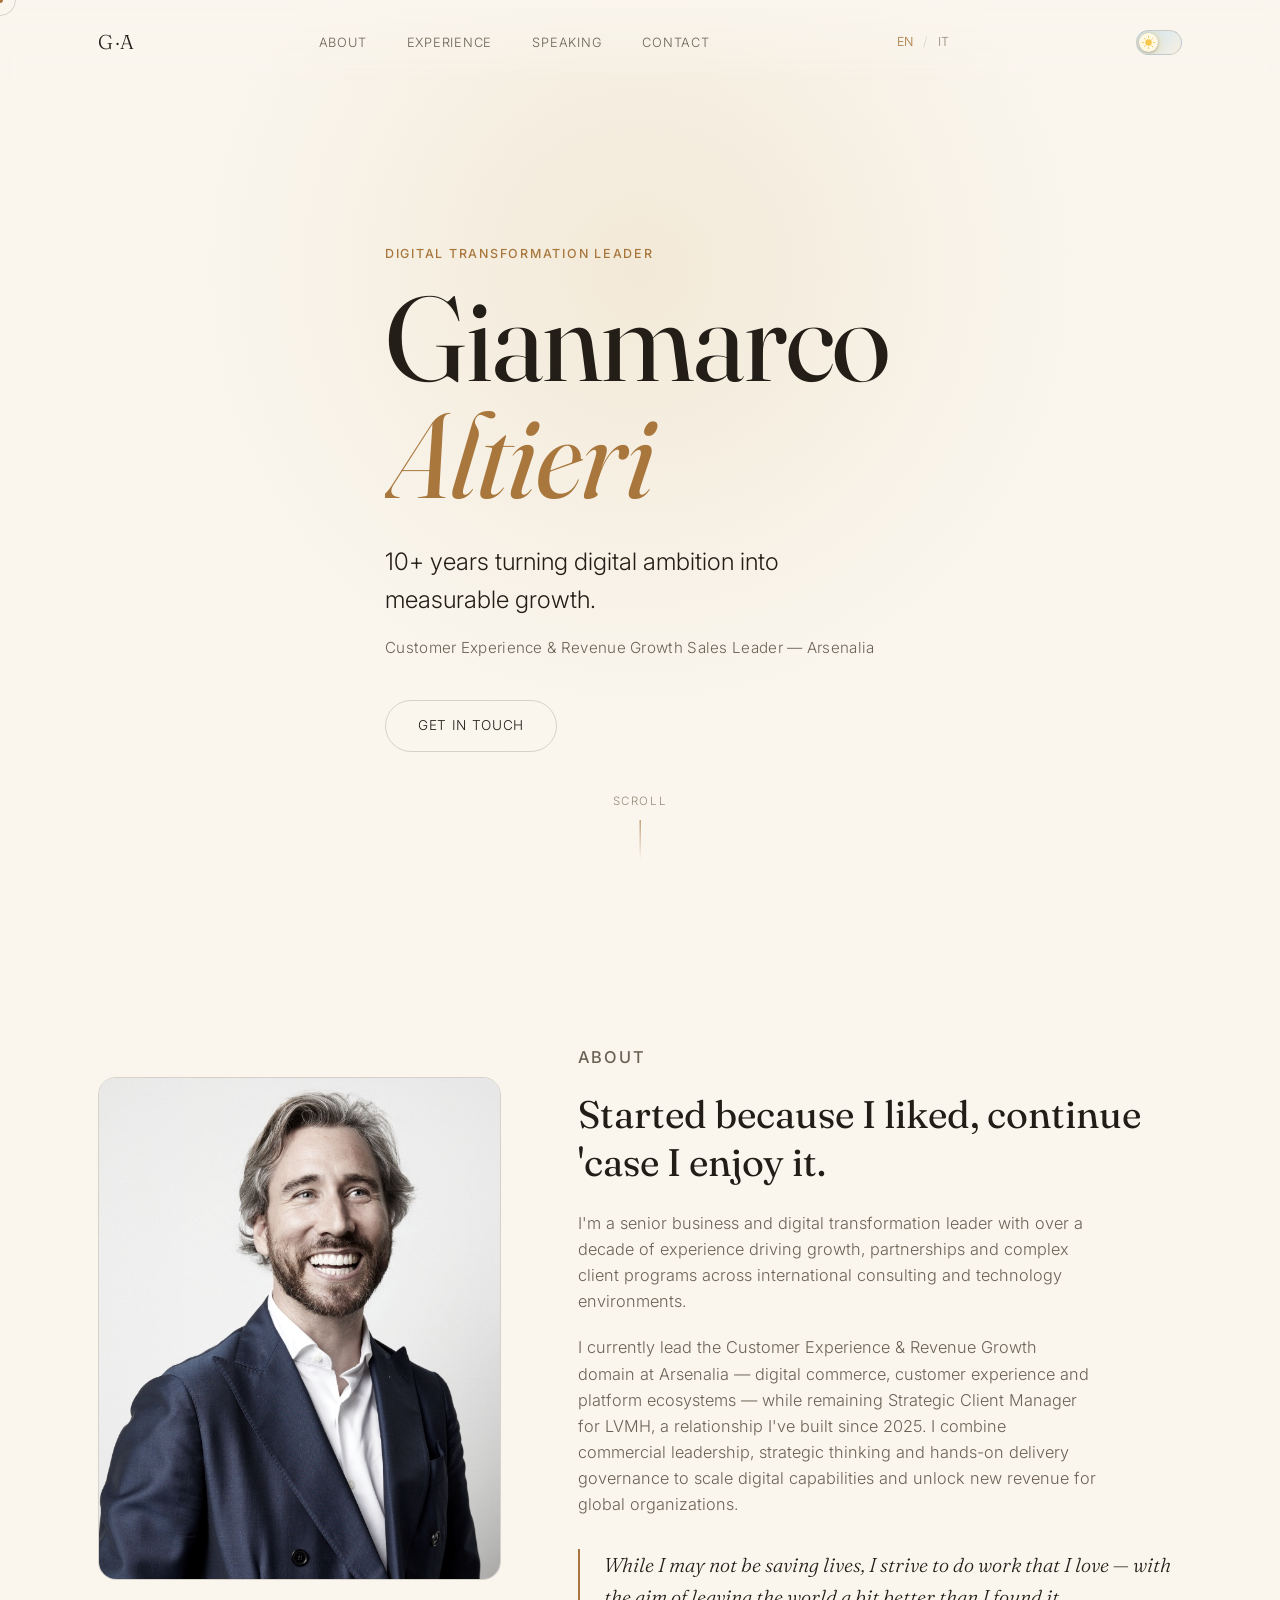
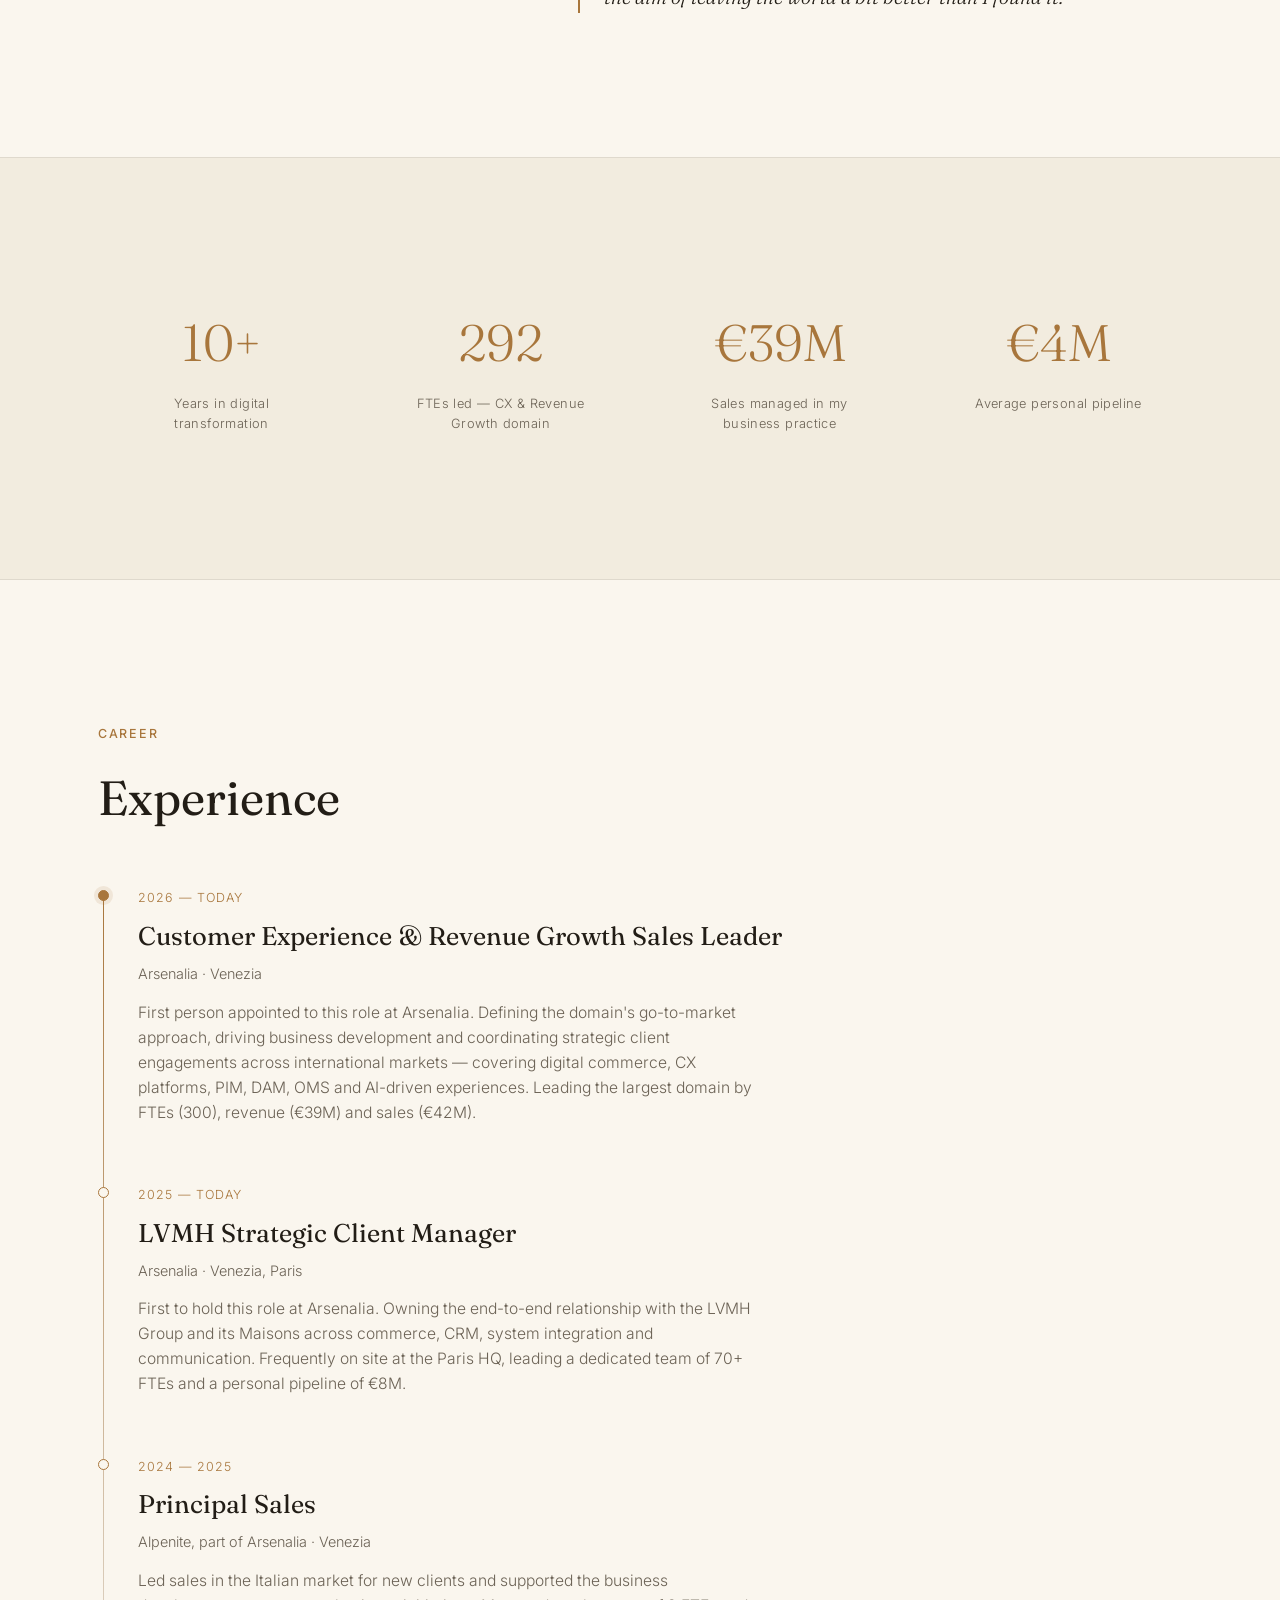
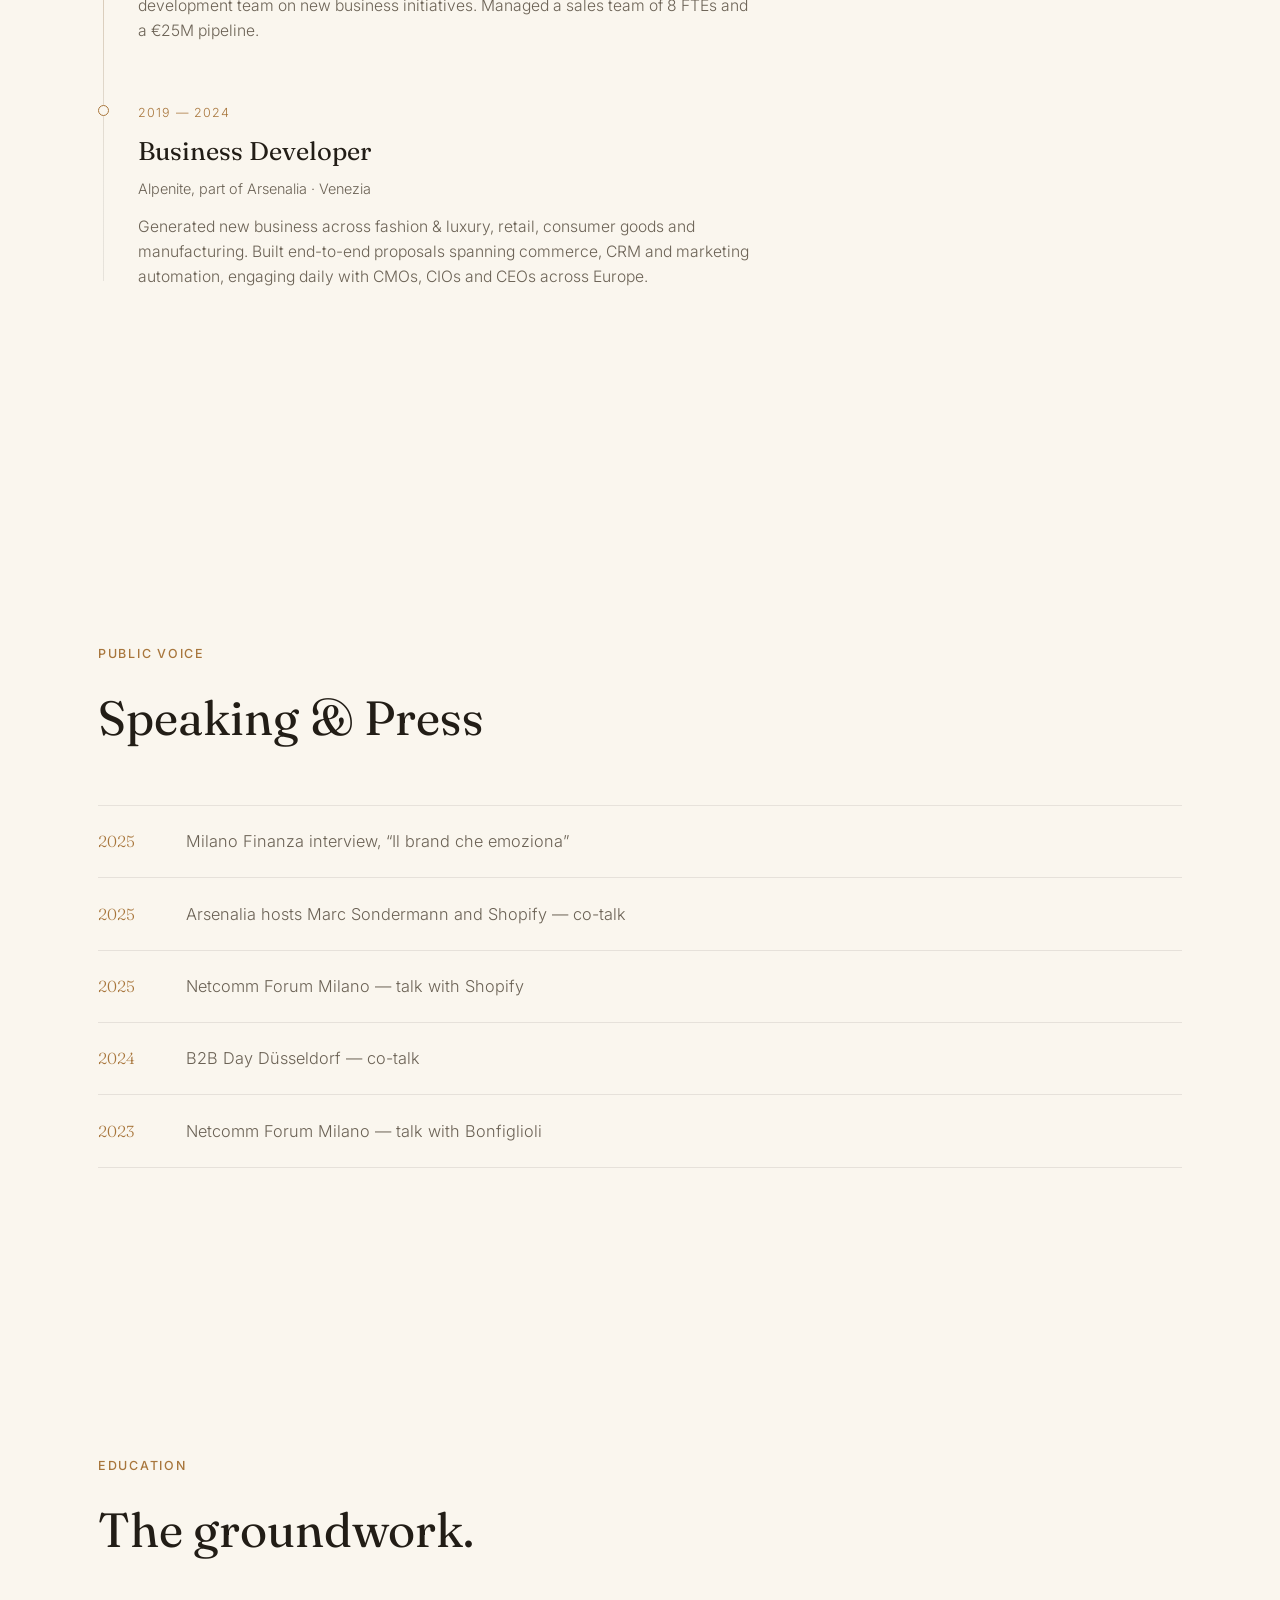
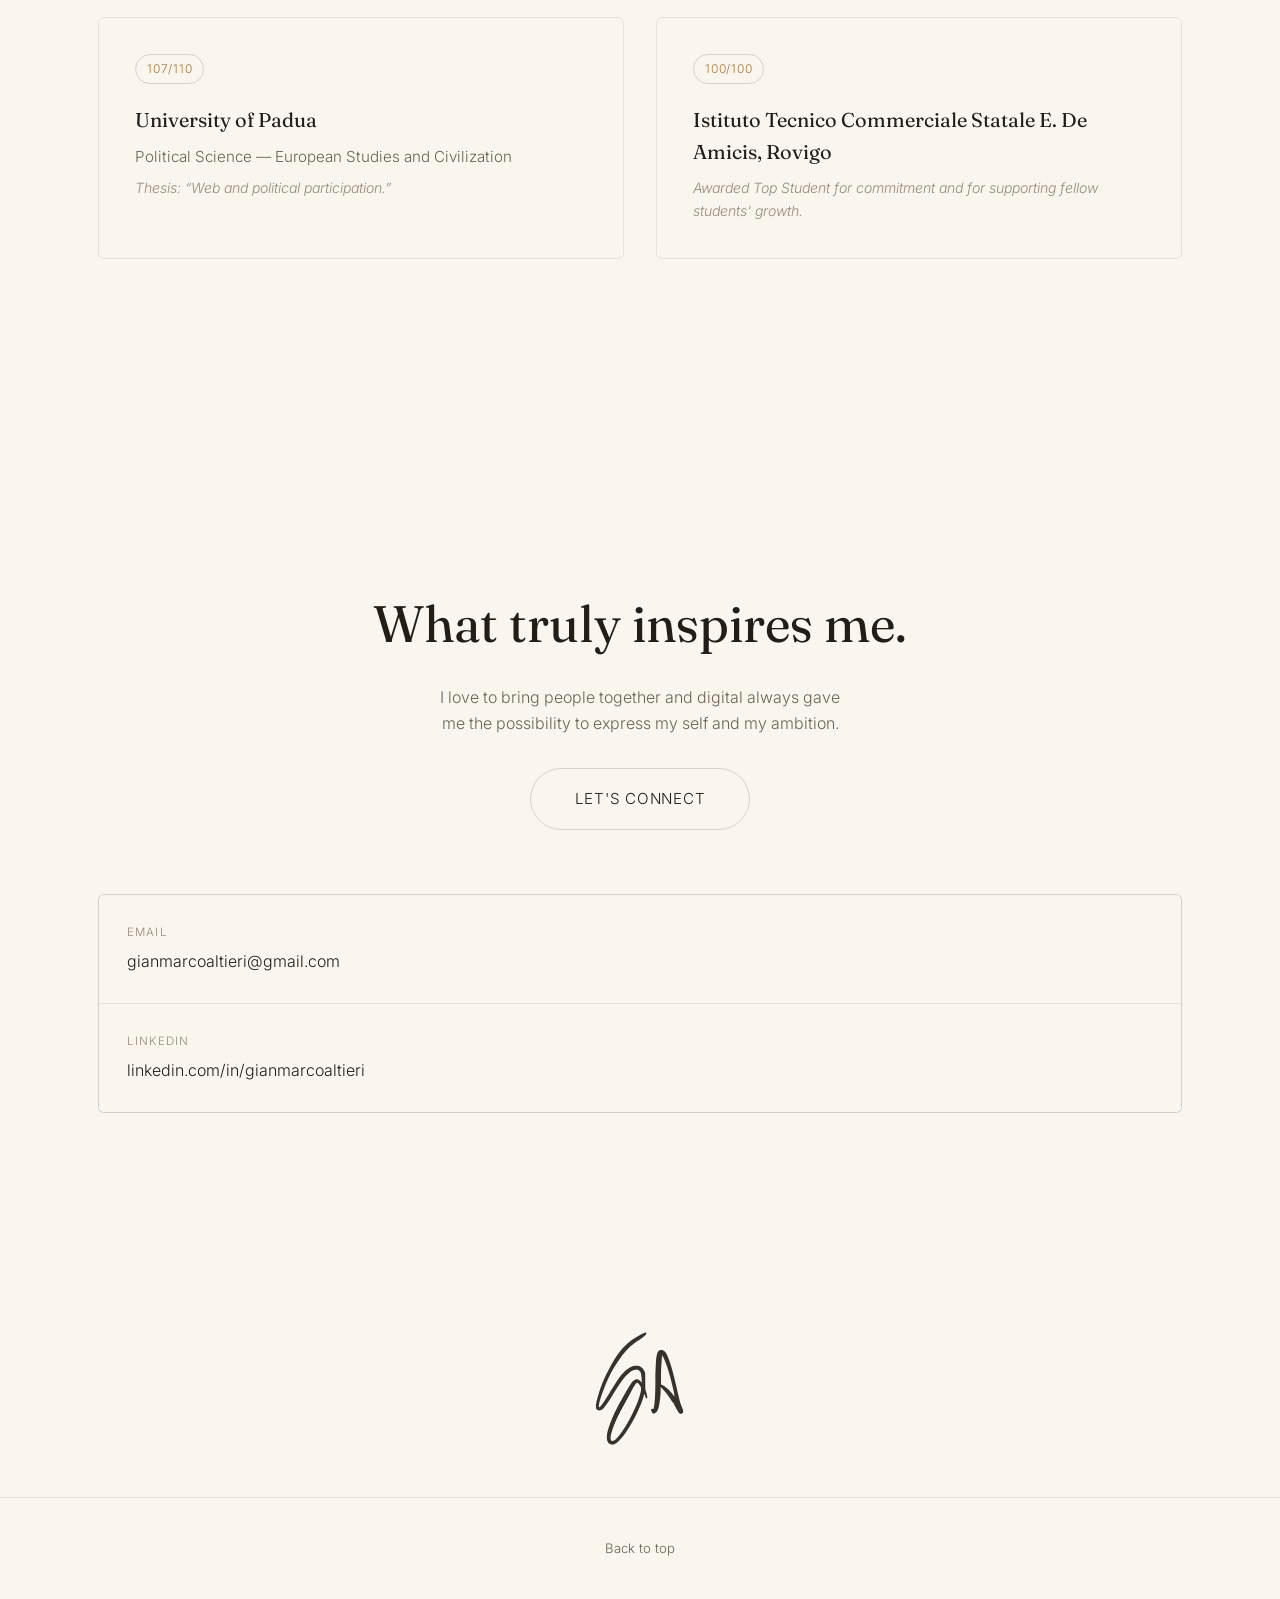
<file: index.html>
<!doctype html>
<html lang="en">
<head>
<meta charset="UTF-8">
<meta name="viewport" content="width=device-width, initial-scale=1.0">
<title>Gianmarco Altieri — Digital Transformation Leader</title>
<meta name="description" content="Gianmarco Altieri — Senior business and digital transformation leader. Customer Experience & Revenue Growth Sales Leader at Arsenalia, Strategic Client Manager for LVMH.">
<link rel="canonical" href="https://gianmarcoaltieri.com/">
<meta name="robots" content="index, follow">

<meta property="og:type" content="website">
<meta property="og:site_name" content="Gianmarco Altieri">
<meta property="og:url" content="https://gianmarcoaltieri.com/">
<meta property="og:title" content="Gianmarco Altieri — Digital Transformation Leader">
<meta property="og:description" content="Senior business and digital transformation leader. Customer Experience & Revenue Growth Sales Leader at Arsenalia, Strategic Client Manager for LVMH.">
<meta property="og:image" content="https://gianmarcoaltieri.com/assets/img/portrait.jpg">
<meta property="og:locale" content="en_US">
<meta property="og:locale:alternate" content="it_IT">

<meta name="twitter:card" content="summary_large_image">
<meta name="twitter:title" content="Gianmarco Altieri — Digital Transformation Leader">
<meta name="twitter:description" content="Senior business and digital transformation leader. Customer Experience & Revenue Growth Sales Leader at Arsenalia, Strategic Client Manager for LVMH.">
<meta name="twitter:image" content="https://gianmarcoaltieri.com/assets/img/portrait.jpg">

<meta name="theme-color" content="#0c0b0a" media="(prefers-color-scheme: dark)">
<meta name="theme-color" content="#faf6ee" media="(prefers-color-scheme: light)">

<script type="application/ld+json">
{
  "@context": "https://schema.org",
  "@type": "Person",
  "name": "Gianmarco Altieri",
  "url": "https://gianmarcoaltieri.com/",
  "image": "https://gianmarcoaltieri.com/assets/img/portrait.jpg",
  "jobTitle": "Customer Experience & Revenue Growth Sales Leader",
  "worksFor": { "@type": "Organization", "name": "Arsenalia" },
  "address": { "@type": "PostalAddress", "addressLocality": "Rovigo", "addressCountry": "IT" },
  "sameAs": ["https://www.linkedin.com/in/gianmarcoaltieri/"]
}
</script>

<link rel="icon" href="assets/img/favicon.svg" type="image/svg+xml">
<link rel="preconnect" href="https://fonts.googleapis.com">
<link rel="preconnect" href="https://fonts.gstatic.com" crossorigin>
<link href="https://fonts.googleapis.com/css2?family=Fraunces:ital,opsz,wght@0,9..144,300;0,9..144,400;0,9..144,500;0,9..144,600;1,9..144,400;1,9..144,500&family=Inter:wght@300;400;500;600&display=swap" rel="stylesheet">
<link rel="stylesheet" href="assets/css/style.css">
<script>
  (function () {
    var saved = null;
    try { saved = localStorage.getItem("ga_theme"); } catch (e) {}
    // No saved choice: follow the visitor's local clock (light 07:00-19:00, dark otherwise).
    var hour = new Date().getHours();
    var theme = saved || (hour >= 7 && hour < 19 ? "light" : "dark");
    document.documentElement.setAttribute("data-theme", theme);
    // Browser UI tint follows the chosen theme, not the OS setting.
    document.querySelectorAll('meta[name="theme-color"]').forEach(function (m) { m.remove(); });
    var meta = document.createElement("meta");
    meta.name = "theme-color";
    meta.content = theme === "light" ? "#faf6ee" : "#0c0b0a";
    document.head.appendChild(meta);
  })();
</script>
</head>
<body>

<div id="grain"></div>
<div id="cursor-dot"></div>
<div id="cursor-ring"></div>

<div id="progress-bar"></div>

<header id="site-header">
  <nav class="nav container">
    <a href="#top" class="logo">G·A</a>
    <ul class="nav-links">
      <li><a href="#about" data-i18n="nav.about">About</a></li>
      <li><a href="#experience" data-i18n="nav.experience">Experience</a></li>
      <li><a href="#speaking" data-i18n="nav.speaking">Speaking</a></li>
      <li><a href="#contact" data-i18n="nav.contact">Contact</a></li>
    </ul>
    <div class="lang-switch" role="group" aria-label="Language switch">
      <button type="button" class="lang-btn" data-lang="en">EN</button>
      <span class="lang-sep">/</span>
      <button type="button" class="lang-btn" data-lang="it">IT</button>
    </div>
    <button id="theme-toggle" class="theme-toggle" type="button" aria-label="Toggle color theme" aria-pressed="false">
      <span class="theme-track">
        <span class="theme-stars">
          <i></i><i></i><i></i><i></i>
        </span>
        <span class="theme-thumb">
          <svg class="theme-icon" viewBox="0 0 24 24" width="13" height="13">
            <g class="theme-rays">
              <line x1="12" y1="0.5" x2="12" y2="3"></line>
              <line x1="12" y1="21" x2="12" y2="23.5"></line>
              <line x1="0.5" y1="12" x2="3" y2="12"></line>
              <line x1="21" y1="12" x2="23.5" y2="12"></line>
              <line x1="4.2" y1="4.2" x2="6" y2="6"></line>
              <line x1="18" y1="18" x2="19.8" y2="19.8"></line>
              <line x1="4.2" y1="19.8" x2="6" y2="18"></line>
              <line x1="18" y1="6" x2="19.8" y2="4.2"></line>
            </g>
            <circle class="theme-core" cx="12" cy="12" r="6"></circle>
            <circle class="theme-cutout" cx="12" cy="12" r="6"></circle>
          </svg>
        </span>
      </span>
    </button>
    <button class="nav-toggle" aria-label="Toggle menu" aria-expanded="false">
      <span></span><span></span>
    </button>
  </nav>
</header>

<main id="top">

  <!-- HERO -->
  <section class="hero">
    <div class="hero-glow"></div>
    <div class="container hero-inner">
      <p class="kicker reveal" data-i18n="hero.kicker">Digital Transformation Leader</p>
      <h1 class="hero-title">
        <span class="line" data-split><span class="line-inner">Gianmarco</span></span>
        <span class="line accent" data-split><span class="line-inner">Altieri</span></span>
      </h1>
      <p class="hero-tagline reveal">
        <span data-i18n="hero.tagline1">10+ years turning digital ambition</span>
        <span data-i18n="hero.tagline2">into measurable growth.</span>
      </p>
      <p class="hero-role reveal" data-i18n="hero.role">Customer Experience &amp; Revenue Growth Sales Leader — Arsenalia</p>
      <div class="hero-actions reveal">
        <a href="#contact" class="btn btn-magnetic" data-i18n="hero.cta">Get in touch</a>
      </div>
    </div>
    <div class="scroll-cue">
      <span data-i18n="hero.scroll">Scroll</span>
      <i></i>
    </div>
  </section>

  <!-- ABOUT -->
  <section id="about" class="section about">
    <div class="container about-grid">
      <div class="about-media reveal">
        <div class="portrait-frame">
          <img src="assets/img/portrait.jpg" alt="Gianmarco Altieri" width="800" height="800">
        </div>
      </div>
      <div class="about-content">
        <p class="kicker reveal" data-i18n="about.kicker">About</p>
        <h2 class="reveal" data-i18n="about.title">Started because I liked, continue 'case I enjoy it.</h2>
        <p class="reveal" data-i18n="about.p1">I'm a senior business and digital transformation leader with over a decade of experience driving growth, partnerships and complex client programs across international consulting and technology environments.</p>
        <p class="reveal" data-i18n="about.p2">I currently lead the Customer Experience &amp; Revenue Growth domain at Arsenalia — digital commerce, customer experience and platform ecosystems — while remaining Strategic Client Manager for LVMH, a relationship I've built since 2025.</p>
        <blockquote class="quote reveal" data-i18n="about.quote">While I may not be saving lives, I strive to do work that I love — with the aim of leaving the world a bit better than I found it.</blockquote>
      </div>
    </div>
  </section>

  <!-- STATS -->
  <section class="section stats">
    <div class="container stats-grid">
      <div class="stat reveal">
        <span class="stat-value" data-value="10" data-suffix="+">0</span>
        <span class="stat-label" data-i18n="stats.years.label">Years in digital transformation</span>
      </div>
      <div class="stat reveal">
        <span class="stat-value" data-value="300">0</span>
        <span class="stat-label" data-i18n="stats.fte.label">FTEs led — CX & Revenue Growth domain</span>
      </div>
      <div class="stat reveal">
        <span class="stat-value" data-prefix="€" data-value="40" data-suffix="M">0</span>
        <span class="stat-label" data-i18n="stats.revenue.label">Sales managed in my business practice</span>
      </div>
      <div class="stat reveal">
        <span class="stat-value" data-prefix="€" data-value="4" data-suffix="M">0</span>
        <span class="stat-label" data-i18n="stats.pipeline.label">Average personal pipeline</span>
      </div>
    </div>
  </section>

  <!-- EXPERIENCE -->
  <section id="experience" class="section experience">
    <div class="container">
      <p class="kicker reveal" data-i18n="exp.kicker">Career</p>
      <h2 class="section-title reveal" data-i18n="exp.title">Experience</h2>

      <div class="timeline">
        <div class="timeline-item reveal">
          <div class="timeline-marker"></div>
          <div class="timeline-content">
            <span class="timeline-period">2026 — Today</span>
            <h3 data-i18n="exp.role1.title">Customer Experience &amp; Revenue Growth Sales Leader</h3>
            <p class="timeline-company">Arsenalia · Venezia</p>
            <p class="timeline-desc" data-i18n="exp.role1.desc">…</p>
          </div>
        </div>

        <div class="timeline-item reveal">
          <div class="timeline-marker"></div>
          <div class="timeline-content">
            <span class="timeline-period">2025 — Today</span>
            <h3 data-i18n="exp.role2.title">LVMH Strategic Client Manager</h3>
            <p class="timeline-company">Arsenalia · Venezia, Paris</p>
            <p class="timeline-desc" data-i18n="exp.role2.desc">…</p>
          </div>
        </div>

        <div class="timeline-item reveal">
          <div class="timeline-marker"></div>
          <div class="timeline-content">
            <span class="timeline-period">2024 — 2025</span>
            <h3 data-i18n="exp.role3.title">Principal Sales</h3>
            <p class="timeline-company">Alpenite, part of Arsenalia · Venezia</p>
            <p class="timeline-desc" data-i18n="exp.role3.desc">…</p>
          </div>
        </div>

        <div class="timeline-item reveal">
          <div class="timeline-marker"></div>
          <div class="timeline-content">
            <span class="timeline-period">2019 — 2024</span>
            <h3 data-i18n="exp.role4.title">Business Developer</h3>
            <p class="timeline-company">Alpenite, part of Arsenalia · Venezia</p>
            <p class="timeline-desc" data-i18n="exp.role4.desc">…</p>
          </div>
        </div>
      </div>

      <button class="earlier-toggle reveal" id="earlier-toggle" aria-expanded="false" data-i18n="exp.earlierShow">
        Show earlier roles
      </button>

      <ul class="earlier-list" id="earlier-list" hidden>
        <li><span class="earlier-year">2018</span><span class="earlier-title" data-i18n="exp.earlier.e1">Operations Manager</span><span class="earlier-company">Boraso</span></li>
        <li><span class="earlier-year">2017</span><span class="earlier-title" data-i18n="exp.earlier.e2">Digital Project Manager</span><span class="earlier-company">Codognotto</span></li>
        <li><span class="earlier-year">2016</span><span class="earlier-title" data-i18n="exp.earlier.e3">Digital Project Manager</span><span class="earlier-company">H-ART AKQA, part of WPP — Ducati</span></li>
        <li><span class="earlier-year">2014–15</span><span class="earlier-title" data-i18n="exp.earlier.e4">Digital Project Manager</span><span class="earlier-company">Life Interaction, part of H-FARM</span></li>
        <li><span class="earlier-year">2013–14</span><span class="earlier-title" data-i18n="exp.earlier.e5">Interaction Designer</span><span class="earlier-company">H-FARM</span></li>
        <li><span class="earlier-year">2012–13</span><span class="earlier-title" data-i18n="exp.earlier.e6">Web Strategist</span><span class="earlier-company">H-Enable, part of H-FARM</span></li>
        <li><span class="earlier-year">2011–12</span><span class="earlier-title" data-i18n="exp.earlier.e7">Web Strategist</span><span class="earlier-company">Masarà Group</span></li>
        <li><span class="earlier-year">2011–12</span><span class="earlier-title" data-i18n="exp.earlier.e8">Co-Founder</span><span class="earlier-company">RovigoDuePuntoZero</span></li>
        <li><span class="earlier-year">2010–12</span><span class="earlier-title" data-i18n="exp.earlier.e9">Owner</span><span class="earlier-company">Sofisticamente</span></li>
        <li><span class="earlier-year">2010–11</span><span class="earlier-title" data-i18n="exp.earlier.e10">Content Creator</span><span class="earlier-company">Skimbu</span></li>
        <li><span class="earlier-year">2008</span><span class="earlier-title" data-i18n="exp.earlier.e11">Back Office Loans</span><span class="earlier-company">Banca Adige Po</span></li>
      </ul>
    </div>
  </section>

  <!-- SPEAKING -->
  <section id="speaking" class="section speaking">
    <div class="container">
      <p class="kicker reveal" data-i18n="speaking.kicker">Public voice</p>
      <h2 class="section-title reveal" data-i18n="speaking.title">Speaking &amp; Press</h2>
      <ul class="speaking-list">
        <li class="reveal"><span class="speaking-year">2025</span><span data-i18n="speaking.s1">Milano Finanza interview, “Il brand che emoziona”</span></li>
        <li class="reveal"><span class="speaking-year">2025</span><span data-i18n="speaking.s2">Arsenalia hosts Marc Sondermann and Shopify — co-talk</span></li>
        <li class="reveal"><span class="speaking-year">2025</span><span data-i18n="speaking.s3">Netcomm Forum Milano — talk with Shopify</span></li>
        <li class="reveal"><span class="speaking-year">2024</span><span data-i18n="speaking.s4">B2B Day Düsseldorf — co-talk</span></li>
        <li class="reveal"><span class="speaking-year">2023</span><span data-i18n="speaking.s5">Netcomm Forum Milano — talk with Bonfiglioli</span></li>
      </ul>
    </div>
  </section>

  <!-- EDUCATION -->
  <section id="education" class="section education">
    <div class="container">
      <p class="kicker reveal" data-i18n="edu.kicker">Education</p>
      <h2 class="section-title reveal" data-i18n="edu.title">Education</h2>
      <div class="edu-grid">
        <div class="edu-card reveal">
          <span class="edu-grade">107/110</span>
          <h3>University of Padua</h3>
          <p class="edu-degree" data-i18n="edu.edu1.degree">Political Science — European Studies and Civilization</p>
          <p class="edu-note" data-i18n="edu.edu1.note">Thesis: “Web and political participation.”</p>
        </div>
        <div class="edu-card reveal">
          <span class="edu-grade">100/100</span>
          <h3>Istituto Tecnico Commerciale Statale E. De Amicis, Rovigo</h3>
          <p class="edu-note" data-i18n="edu.edu2.note">Awarded Top Student for commitment and for supporting fellow students' growth.</p>
        </div>
      </div>
    </div>
  </section>

  <!-- CONTACT -->
  <section id="contact" class="section contact">
    <div class="container contact-inner">
      <p class="kicker reveal" data-i18n="contact.kicker">Get in touch</p>
      <h2 class="reveal" data-i18n="contact.title">Let's create something valuable together.</h2>
      <p class="contact-sub reveal" data-i18n="contact.sub">Open to conversations about digital commerce, customer experience and growth partnerships.</p>
      <a href="mailto:gianmarcoaltieri@gmail.com?subject=New%20contact%20request%20from%20gianmarcoaltieri.com" class="btn btn-large btn-magnetic reveal" data-i18n="contact.cta">Let's connect</a>

      <div class="contact-links reveal">
        <a href="mailto:gianmarcoaltieri@gmail.com" class="contact-links-full">
          <span class="contact-label" data-i18n="contact.emailLabel">Email</span>
          <span class="contact-value">gianmarcoaltieri@gmail.com</span>
        </a>
        <a href="https://www.linkedin.com/in/gianmarcoaltieri/" target="_blank" rel="noopener" class="contact-links-full">
          <span class="contact-label" data-i18n="contact.linkedinLabel">LinkedIn</span>
          <span class="contact-value">linkedin.com/in/gianmarcoaltieri</span>
        </a>
      </div>
    </div>
  </section>

</main>

<footer class="site-footer">
  <div class="footer-signature">
    <svg class="signature-svg" viewBox="245.2 203 25.8 32.4" role="img" aria-label="G.A. signature" xmlns="http://www.w3.org/2000/svg">
      <defs>
        <mask id="sigG" maskUnits="userSpaceOnUse" x="240" y="198" width="50" height="42"><g fill="none" stroke="#fff" stroke-linecap="round" stroke-linejoin="round" transform="translate(0 0)"><path class="sig-stroke" d="M259.56 204.22C259.01 204.57 257.08 205.82 256.31 206.37C255.53 206.91 255.44 207 254.93 207.49C254.42 207.98 253.79 208.64 253.26 209.29C252.72 209.94 252.24 210.63 251.73 211.42C251.22 212.2 250.72 213.02 250.21 213.99C249.69 214.96 249.17 215.97 248.66 217.22C248.14 218.46 247.44 220.38 247.11 221.47C246.77 222.55 246.7 223.25 246.63 223.74C246.56 224.23 246.64 224.26 246.71 224.39C246.77 224.52 246.88 224.51 247.01 224.52C247.13 224.52 247.3 224.54 247.48 224.44C247.66 224.34 247.17 225.24 248.11 223.89C249.04 222.54 252.14 217.74 253.11 216.32C254.07 214.89 253.57 215.67 253.91 215.32C254.24 214.96 254.77 214.45 255.13 214.17C255.49 213.88 255.73 213.74 256.08 213.62C256.43 213.49 256.93 213.43 257.26 213.44C257.58 213.45 257.82 213.53 258.06 213.67C258.29 213.8 258.49 213.96 258.66 214.24C258.82 214.52 258.99 214.38 259.06 215.34C259.12 216.3 259.08 219.16 259.03 219.99C258.98 220.82 258.94 219.86 258.78 220.32C258.62 220.77 258.51 221.62 258.08 222.72C257.65 223.81 256.77 225.69 256.18 226.87C255.59 228.04 255.13 228.84 254.53 229.77C253.93 230.69 253.13 231.78 252.58 232.42C252.03 233.05 251.56 233.38 251.23 233.59C250.9 233.8 250.78 233.71 250.58 233.69C250.38 233.67 250.14 233.58 250.01 233.47C249.87 233.35 249.83 233.26 249.78 232.99C249.73 232.72 249.59 232.51 249.71 231.84C249.82 231.17 250.16 229.93 250.48 228.99C250.81 228.05 250.78 227.94 251.66 226.22C252.53 224.49 254.93 220.13 255.76 218.67C256.58 217.2 256.41 217.67 256.63 217.42C256.85 217.16 256.9 217.17 257.06 217.12C257.21 217.07 257.43 217.1 257.56 217.12C257.68 217.13 257.7 217.1 257.83 217.22C257.96 217.33 258.15 217.65 258.33 217.79C258.51 217.93 258.83 218.02 258.93 218.07" pathLength="1" stroke-width="1.45" style="--d:1.30s;--t:0.00s"/><path class="sig-stroke" d="M259.08 220.04C259.17 220.1 259.49 220.16 259.63 220.39C259.77 220.62 259.86 221.24 259.91 221.42" pathLength="1" stroke-width="1.45" style="--d:0.18s;--t:1.30s"/></g></mask>
        <mask id="sigA" maskUnits="userSpaceOnUse" x="300" y="198" width="40" height="42"><g fill="none" stroke="#fff" stroke-linecap="round" stroke-linejoin="round"><path class="sig-stroke" d="M314.92 225.07C314.99 225.01 315.2 225.06 315.34 224.7C315.48 224.34 315.64 223.55 315.74 222.92C315.84 222.29 315.86 222.82 315.94 220.92C316.02 219.03 316.14 213.42 316.24 211.57C316.34 209.72 316.45 210.15 316.52 209.82C316.58 209.49 316.56 209.65 316.64 209.6C316.72 209.54 316.83 209.48 316.99 209.5C317.15 209.52 317.46 209.62 317.59 209.7C317.72 209.78 317.54 209.4 317.79 209.97C318.04 210.55 318.72 212.18 319.07 213.15C319.41 214.12 319.52 214.51 319.84 215.8C320.17 217.09 320.81 219.91 321.02 220.87C321.22 221.84 321.12 221.37 321.09 221.6C321.07 221.83 320.68 221.64 320.87 222.25C321.05 222.85 321.97 224.73 322.19 225.22" pathLength="1" stroke-width="1.8" style="--d:0.50s;--t:1.58s"/><path class="sig-stroke" d="M316.09 217.95C316.15 218.01 316.3 218.24 316.47 218.32C316.63 218.4 316.87 218.33 317.07 218.42C317.26 218.52 317.3 218.56 317.64 218.9C317.98 219.24 318.69 219.98 319.09 220.47C319.49 220.97 319.77 221.56 320.07 221.85C320.36 222.14 320.67 222.19 320.84 222.2C321.02 222.21 321.07 222.02 321.12 221.92C321.16 221.83 321.09 221.67 321.09 221.62" pathLength="1" stroke-width="1.8" style="--d:0.18s;--t:2.11s"/></g></mask>
      </defs>
      <g mask="url(#sigG)"><path fill="currentColor" d="M 250.06 234.08 C 249.25 233.72 249 232.5 249.39 230.73 C 249.72 229.23 251.16 225.66 252.12 223.96 C 252.42 223.43 253.25 221.95 253.96 220.68 C 255.4 218.13 255.88 217.38 256.3 217.02 C 257.05 216.39 257.79 216.43 258.32 217.12 L 258.64 217.54 L 258.64 217.12 C 258.64 216.3 258.46 215.04 258.3 214.71 C 258.22 214.52 257.99 214.27 257.8 214.14 C 257.5 213.95 257.36 213.93 256.95 213.97 C 256.19 214.05 255.69 214.36 254.66 215.38 C 253.7 216.34 253.25 216.98 250.56 221.2 C 248.54 224.36 247.97 224.98 247.09 224.98 C 245.99 224.98 245.98 223.86 247.04 220.38 C 248.23 216.47 250.64 211.71 252.8 209 C 254.29 207.13 255.72 205.95 258.07 204.66 C 259.57 203.83 259.8 203.77 259.88 204.2 C 259.93 204.44 259.04 205.26 257.95 205.97 C 256.4 206.98 255.56 207.64 254.68 208.58 C 253.08 210.27 251.28 212.95 249.91 215.68 C 248.67 218.18 247.16 222.36 247.05 223.61 C 247 224.19 247 224.22 247.18 224.12 C 247.65 223.87 248.25 223.04 249.85 220.43 C 252.32 216.41 253 215.43 254.03 214.43 C 255.27 213.21 256.43 212.73 257.6 212.95 C 258.35 213.09 258.92 213.55 259.29 214.3 L 259.56 214.86 L 259.58 217.12 C 259.59 218.98 259.62 219.44 259.76 219.78 C 259.85 220 259.98 220.49 260.05 220.86 C 260.16 221.43 260.16 221.56 260.05 221.67 C 259.86 221.88 259.75 221.75 259.57 221.09 C 259.38 220.41 259.33 220.44 259.08 221.39 C 258.8 222.5 258.26 223.81 257.29 225.8 C 255.69 229.07 254 231.67 252.49 233.17 C 251.82 233.84 251.62 233.98 251.16 234.12 C 250.52 234.3 250.56 234.3 250.06 234.08M 251.41 232.96 C 252.04 232.55 253.62 230.41 254.71 228.52 C 256.79 224.91 258.45 220.73 258.45 219.11 C 258.45 218.77 257.98 217.91 257.65 217.64 C 257.25 217.3 256.91 217.75 255.57 220.34 C 255.09 221.28 254.25 222.82 253.7 223.78 C 251.74 227.18 250.22 230.93 250.22 232.39 C 250.22 233.32 250.59 233.49 251.41 232.96"/></g>
      <g transform="translate(-53 0)"><g mask="url(#sigA)"><path fill="currentColor" d="M 321.84 225.84 C 321.75 225.79 321.59 225.57 321.48 225.37 C 321.38 225.16 320.79 224.18 320.17 223.17 C 319.03 221.34 318.27 220.29 317.28 219.22 L 316.75 218.64 L 316.74 219.61 C 316.73 220.91 316.5 223.02 316.25 223.96 C 315.98 225.02 315.63 225.57 315.12 225.75 C 314.63 225.92 314.5 225.84 314.26 225.21 C 314.1 224.8 314.1 224.76 314.25 224.61 C 314.39 224.48 314.45 224.47 314.6 224.57 C 314.77 224.67 314.79 224.64 314.89 224.22 C 315.16 223.01 315.29 221 315.32 216.93 C 315.38 210.94 315.61 209.19 316.44 208.76 C 317.28 208.33 318.04 208.91 318.67 210.46 C 319.48 212.43 320.01 214.25 320.95 218.4 C 321.74 221.89 321.99 222.8 322.5 224.16 C 322.69 224.64 322.84 225.17 322.84 225.34 C 322.84 225.82 322.29 226.1 321.84 225.84M 320.61 221.35 C 320.61 221.32 320.59 221.3 320.56 221.3 C 320.54 221.3 320.51 221.32 320.51 221.35 C 320.51 221.38 320.54 221.39 320.56 221.39 C 320.59 221.39 320.61 221.38 320.61 221.35M 320.18 219.45 C 319.36 215.71 318.52 212.91 317.66 211.07 C 317.42 210.55 317.2 210.15 317.18 210.18 C 317.07 210.28 316.83 214.41 316.84 216.09 L 316.84 217.96 L 317.44 218.24 C 318.11 218.56 319.29 219.67 320.03 220.66 C 320.26 220.98 320.46 221.2 320.48 221.14 C 320.5 221.08 320.36 220.32 320.18 219.45"/></g></g>
    </svg>
  </div>
  <a href="#top" class="footer-back" data-i18n="footer.back">Back to top</a>
</footer>

<script src="assets/js/content.js"></script>
<script src="assets/js/main.js"></script>
</body>
</html>
</file>
<file: assets/css/style.css>
/* ---------- Reset & base ---------- */
*, *::before, *::after { box-sizing: border-box; margin: 0; padding: 0; }
html { scroll-behavior: smooth; }
img { max-width: 100%; display: block; }
a { color: inherit; text-decoration: none; }
ul { list-style: none; }
button { font: inherit; background: none; border: none; cursor: pointer; color: inherit; }

:root {
  --bg: #0c0b0a;
  --bg-rgb: 12, 11, 10;
  --bg-alt: #121110;
  --surface: #17150f;
  --text: #f3ede1;
  --text-dim: #a99f8d;
  --text-dimmer: #756c5e;
  --accent: #c9a463;
  --accent-soft: rgba(201, 164, 99, 0.14);
  --line: rgba(243, 237, 225, 0.1);
  --line-strong: rgba(243, 237, 225, 0.18);
  --serif: "Fraunces", Georgia, serif;
  --sans: "Inter", -apple-system, BlinkMacSystemFont, sans-serif;
  --container: 1180px;
}

:root[data-theme="light"] {
  --bg: #faf6ee;
  --bg-rgb: 250, 246, 238;
  --bg-alt: #f2ecdf;
  --surface: #ffffff;
  --text: #221d16;
  --text-dim: #6b6255;
  --text-dimmer: #948a7a;
  --accent: #a8763c;
  --accent-soft: rgba(168, 118, 60, 0.12);
  --line: rgba(34, 29, 22, 0.09);
  --line-strong: rgba(34, 29, 22, 0.16);
}

body {
  background: var(--bg);
  color: var(--text);
  font-family: var(--sans);
  font-weight: 300;
  line-height: 1.6;
  -webkit-font-smoothing: antialiased;
  overflow-x: hidden;
  transition: background-color .5s ease, color .5s ease;
}

body, body * {
  transition-property: background-color, border-color, color, box-shadow;
  transition-duration: .5s;
  transition-timing-function: ease;
}

/* Theme view-transition handles the cross-fade; skip per-element colour tweens (the toggle keeps its own). */
.theme-switching body,
.theme-switching body *:not(.theme-toggle):not(.theme-toggle *) { transition: none !important; }

::selection { background: var(--accent); color: #000; }
::-moz-selection { background: var(--accent); color: #000; }

.container {
  max-width: var(--container);
  margin: 0 auto;
  padding: 0 clamp(1.5rem, 5vw, 3rem);
}

/* film grain overlay */
#grain {
  position: fixed; inset: 0; pointer-events: none; z-index: 40;
  opacity: 0.035; mix-blend-mode: overlay;
  background-image: url("data:image/svg+xml,%3Csvg xmlns='http://www.w3.org/2000/svg' width='120' height='120'%3E%3Cfilter id='n'%3E%3CfeTurbulence type='fractalNoise' baseFrequency='0.9' numOctaves='2' stitchTiles='stitch'/%3E%3C/filter%3E%3Crect width='100%25' height='100%25' filter='url(%23n)'/%3E%3C/svg%3E");
}

/* ---------- Cursor ---------- */
#cursor-dot, #cursor-ring {
  position: fixed; top: 0; left: 0; pointer-events: none !important; z-index: 60;
  border-radius: 50%; transform: translate(-50%, -50%);
  transition: opacity .3s;
}
#cursor-dot { width: 6px; height: 6px; background: var(--accent); opacity: 0; }
#cursor-ring { width: 32px; height: 32px; border: 1px solid var(--line-strong); opacity: 0; transition: opacity .3s, width .25s, height .25s, background .25s; }
.has-cursor #cursor-dot, .has-cursor #cursor-ring { opacity: 1; }
#cursor-ring.hover { width: 56px; height: 56px; background: var(--accent-soft); border-color: var(--accent); }

/* ---------- Progress bar ---------- */
#progress-bar {
  position: fixed; top: 0; left: 0; height: 2px; width: 0%;
  background: linear-gradient(90deg, var(--accent), #efd9a8);
  z-index: 55; transition: width .1s linear;
}

/* ---------- Header ---------- */
#site-header {
  position: fixed; top: 0; left: 0; right: 0; z-index: 50;
  padding-top: 2px;
  background: linear-gradient(to bottom, rgba(var(--bg-rgb), 0.85), rgba(var(--bg-rgb), 0));
  backdrop-filter: blur(10px);
}
.nav {
  display: flex; align-items: center; justify-content: space-between;
  padding-top: 1.5rem; padding-bottom: 1.5rem;
}
.logo {
  font-family: var(--serif); font-size: 1.25rem; letter-spacing: 0.08em; color: var(--text);
}
.nav-links { display: flex; gap: 2.5rem; }
.nav-links a {
  font-size: 0.8rem; letter-spacing: 0.06em; text-transform: uppercase; color: var(--text-dim);
  position: relative; padding-bottom: 4px;
}
.nav-links a::after {
  content: ""; position: absolute; left: 0; bottom: 0; width: 0; height: 1px; background: var(--accent);
  transition: width .3s ease;
}
.nav-links a:hover { color: var(--text); }
.nav-links a:hover::after { width: 100%; }

.lang-switch { display: flex; align-items: center; gap: 0.4rem; font-size: 0.78rem; letter-spacing: 0.05em; }
.lang-btn { color: var(--text-dimmer); padding: 4px; transition: color .25s; }
.lang-btn.active { color: var(--accent); }
.lang-sep { color: var(--line-strong); }

/* ---------- Theme toggle ---------- */
.theme-toggle {
  padding: 0; border-radius: 999px; flex-shrink: 0;
  -webkit-tap-highlight-color: transparent;
  touch-action: none;
  cursor: grab;
}
.theme-toggle:active { cursor: grabbing; }
.theme-track {
  position: relative; display: block; width: 46px; height: 25px; border-radius: 999px;
  border: 1px solid var(--line-strong); overflow: hidden;
  background: linear-gradient(135deg, #cfe6f7 0%, #f6efe0 100%);
  transition: background .6s ease, border-color .6s ease;
}
:root[data-theme="dark"] .theme-track,
:root:not([data-theme]) .theme-track {
  background: linear-gradient(135deg, #171c2c 0%, #0a0912 100%);
}

.theme-stars { position: absolute; inset: 0; opacity: 0; transition: opacity .5s ease .05s; }
:root[data-theme="dark"] .theme-stars { opacity: 1; }
.theme-stars i {
  position: absolute; width: 2px; height: 2px; background: #fff; border-radius: 50%; opacity: .85;
}
.theme-stars i:nth-child(1) { top: 5px; left: 8px; }
.theme-stars i:nth-child(2) { top: 14px; left: 14px; width: 1.5px; height: 1.5px; }
.theme-stars i:nth-child(3) { top: 8px; left: 20px; width: 1.5px; height: 1.5px; }
.theme-stars i:nth-child(4) { top: 17px; left: 6px; width: 1px; height: 1px; }

.theme-thumb {
  position: absolute; top: 2.5px; left: 2.5px; width: 19px; height: 19px; border-radius: 50%;
  background: #fff8e4;
  box-shadow: 0 1px 3px rgba(0,0,0,0.25), 0 0 10px 1px rgba(246, 201, 76, 0.45);
  display: flex; align-items: center; justify-content: center;
  transform: translateX(0) rotate(0deg);
  transition: transform .6s cubic-bezier(.65,-0.25,.28,1.3), background .6s ease, box-shadow .6s ease;
}
:root[data-theme="dark"] .theme-thumb,
:root:not([data-theme]) .theme-thumb {
  transform: translateX(21px) rotate(-70deg);
  background: #e3e6ee;
  box-shadow: 0 1px 3px rgba(0,0,0,0.4), 0 0 8px 0 rgba(255,255,255,0.18);
}

.theme-icon { overflow: visible; }
.theme-core { fill: #f6c94c; transition: fill .6s ease; }
:root[data-theme="dark"] .theme-core,
:root:not([data-theme]) .theme-core { fill: #cfd3da; }

.theme-cutout {
  fill: #f8f2e2;
  transform-origin: 12px 12px;
  transform: translate(7px, -7px) scale(0);
  transition: transform .6s cubic-bezier(.65,-0.25,.28,1.3), fill .6s ease;
}
:root[data-theme="dark"] .theme-cutout,
:root:not([data-theme]) .theme-cutout {
  fill: #171c2c;
  transform: translate(3.4px, -3px) scale(1);
}

.theme-rays {
  transform-origin: 12px 12px;
  transition: opacity .4s ease, transform .5s cubic-bezier(.4,0,.2,1);
}
.theme-rays line {
  stroke: #f6c94c; stroke-width: 1.6px; stroke-linecap: round;
  transition: stroke .6s ease;
}
:root[data-theme="dark"] .theme-rays,
:root:not([data-theme]) .theme-rays {
  opacity: 0; transform: scale(0.4) rotate(-90deg);
}

.nav-toggle { display: none; flex-direction: column; gap: 5px; width: 24px; position: relative; z-index: 2; }
.nav-toggle span { display: block; height: 1px; background: var(--text); width: 100%; transition: transform .3s, opacity .3s; }
.nav-toggle.open span:first-child { transform: translateY(3px) rotate(45deg); }
.nav-toggle.open span:last-child { transform: translateY(-3px) rotate(-45deg); }

/* ---------- Typography helpers ---------- */
.kicker {
  font-size: 0.78rem; letter-spacing: 0.14em; text-transform: uppercase; color: var(--accent);
  margin-bottom: 1rem; font-weight: 500;
}
.section-title { font-family: var(--serif); font-weight: 400; font-size: clamp(2rem, 4vw, 3rem); margin-bottom: 3rem; }
h2 { font-family: var(--serif); font-weight: 400; }

/* ---------- Language switch transition ---------- */
/* (raised specificity via "body" so this reliably wins over .reveal's transition on shared elements) */
body [data-i18n] {
  transition: opacity .32s cubic-bezier(.4,0,.2,1), filter .32s cubic-bezier(.4,0,.2,1), transform .32s cubic-bezier(.4,0,.2,1);
}
body [data-i18n].i18n-out {
  opacity: 0; filter: blur(4px); transform: translateY(5px);
}

/* ---------- Reveal animation ---------- */
.reveal { opacity: 0; transform: translateY(28px); filter: blur(4px); transition: opacity .9s cubic-bezier(.16,1,.3,1), transform .9s cubic-bezier(.16,1,.3,1), filter .9s cubic-bezier(.16,1,.3,1); }
.reveal.in-view { opacity: 1; transform: translateY(0); filter: blur(0); }

/* ---------- Hero ---------- */
.hero {
  position: relative; min-height: 100dvh; display: flex; align-items: center;
  overflow: hidden;
}
.hero-glow {
  position: absolute; top: -20%; left: 50%; transform: translateX(-50%);
  width: 900px; height: 900px; border-radius: 50%;
  background: radial-gradient(circle, rgba(201,164,99,0.16) 0%, rgba(201,164,99,0) 70%);
  pointer-events: none;
}
.hero-inner { position: relative; z-index: 2; padding-top: 6rem; }
.hero-title {
  font-family: var(--serif); font-weight: 400;
  font-size: clamp(3rem, 10vw, 7.5rem); line-height: 0.98; letter-spacing: -0.01em;
  margin: 0.5rem 0 1.75rem;
}
.hero-title .line { display: block; overflow: hidden; }
.hero-title .line span, .hero-title .line { }
.hero-title .accent { color: var(--accent); font-style: italic; }

/* Scroll-linked split: each name slides outward and blurs away (driven by initHeroScroll). */
.hero-title .line-inner { display: inline-block; will-change: transform, opacity, filter; }
.hero-title.is-scrolled .line { overflow: visible; }

.hero-title .line[data-split] {
  opacity: 0; transform: translateY(100%);
  transition: opacity .9s cubic-bezier(.16,1,.3,1), transform 1s cubic-bezier(.16,1,.3,1);
}
.hero-title .line[data-split].in-view { opacity: 1; transform: translateY(0); }
.hero-title .line:nth-child(2)[data-split] { transition-delay: .12s; }

.hero-tagline { font-size: clamp(1.1rem, 2vw, 1.5rem); color: var(--text); max-width: 34ch; font-weight: 300; }
.hero-tagline span::after { content: " "; }
.hero-role { color: var(--text-dim); margin-top: 1rem; font-size: 0.95rem; letter-spacing: 0.02em; }
.hero-actions { margin-top: 2.5rem; }

.btn {
  display: inline-block; padding: 0.9rem 2rem; border: 1px solid var(--line-strong); border-radius: 999px;
  font-size: 0.85rem; letter-spacing: 0.05em; text-transform: uppercase; color: var(--text);
  transition: border-color .3s, background .3s, color .3s;
  position: relative;
}
.btn:hover { border-color: var(--accent); color: var(--accent); }
.btn-large { padding: 1.1rem 2.75rem; font-size: 0.95rem; margin-top: 2rem; }

.scroll-cue {
  position: absolute; bottom: 2.5rem; left: 50%; transform: translateX(-50%);
  display: flex; flex-direction: column; align-items: center; gap: 0.6rem;
  font-size: 0.72rem; letter-spacing: 0.14em; text-transform: uppercase; color: var(--text-dimmer);
}
.scroll-cue i {
  width: 1px; height: 40px; background: linear-gradient(to bottom, var(--accent), transparent);
  position: relative; overflow: hidden;
}
.scroll-cue i::after {
  content: ""; position: absolute; top: -100%; left: 0; width: 100%; height: 100%;
  background: linear-gradient(to bottom, transparent, var(--text));
  animation: scrollcue 2.2s ease-in-out infinite;
}
@keyframes scrollcue { 0% { top: -100%; } 60%, 100% { top: 100%; } }

/* ---------- Section base ---------- */
.section { padding: clamp(5rem, 12vw, 9rem) 0; }

/* ---------- About ---------- */
.about-grid { display: grid; grid-template-columns: 0.8fr 1.2fr; gap: clamp(2.5rem, 6vw, 6rem); align-items: center; }
.portrait-frame {
  position: relative; border-radius: 18px; overflow: hidden; aspect-ratio: 4/5;
  border: 1px solid var(--line-strong);
}
.portrait-frame img {
  width: 100%; height: 100%; object-fit: cover; object-position: top center;
  filter: grayscale(0.55) contrast(1.05); transition: filter .6s ease, transform .6s ease;
}
.portrait-frame:hover img { filter: grayscale(0) contrast(1.05); transform: scale(1.03); }
.portrait-frame::before {
  content: ""; position: absolute; inset: 0; border: 1px solid var(--accent); border-radius: 10px;
  margin: 14px; pointer-events: none; opacity: 0.5;
}
.about-content h2 { font-size: clamp(1.7rem, 3vw, 2.5rem); margin-bottom: 1.5rem; line-height: 1.25; }
.about-content p { color: var(--text-dim); margin-bottom: 1.25rem; font-size: 1.02rem; max-width: 52ch; }
.quote {
  font-family: var(--serif); font-style: italic; font-size: 1.25rem; color: var(--text);
  border-left: 2px solid var(--accent); padding-left: 1.5rem; margin-top: 2rem; max-width: 46ch;
}

/* ---------- Stats ---------- */
.stats { border-top: 1px solid var(--line); border-bottom: 1px solid var(--line); background: var(--bg-alt); }
.stats-grid { display: grid; grid-template-columns: repeat(4, 1fr); gap: 3rem 2rem; }
.stat { text-align: center; }
.stat-value { display: block; font-family: var(--serif); font-size: clamp(2.2rem, 5vw, 3.2rem); color: var(--accent); }
.stat-label { display: block; margin-top: 0.6rem; font-size: 0.8rem; color: var(--text-dim); letter-spacing: 0.03em; max-width: 22ch; margin-inline: auto; }

/* ---------- Experience / Timeline ---------- */
.timeline { position: relative; margin-top: 2rem; padding-left: 2.5rem; }
.timeline::before {
  content: ""; position: absolute; left: 5px; top: 8px; bottom: 8px; width: 1px;
  background: linear-gradient(to bottom, var(--accent), var(--line) 90%);
}
.timeline-item { position: relative; padding-bottom: 3.5rem; }
.timeline-item:last-child { padding-bottom: 0; }
.timeline-marker {
  position: absolute; left: -2.5rem; top: 6px; width: 11px; height: 11px; border-radius: 50%;
  background: var(--bg); border: 1px solid var(--accent);
}
.timeline-item:first-child .timeline-marker { background: var(--accent); box-shadow: 0 0 0 4px var(--accent-soft); }
.timeline-period { font-size: 0.78rem; letter-spacing: 0.08em; text-transform: uppercase; color: var(--accent); }
.timeline-content h3 { font-family: var(--serif); font-weight: 400; font-size: clamp(1.25rem, 2.2vw, 1.6rem); margin-top: 0.4rem; }
.timeline-company { color: var(--text-dim); font-size: 0.9rem; margin-top: 0.3rem; }
.timeline-desc { color: var(--text-dim); margin-top: 0.9rem; max-width: 62ch; font-size: 0.98rem; }

.earlier-toggle {
  margin-top: 2.5rem; margin-left: 2.5rem; font-size: 0.85rem; letter-spacing: 0.04em; color: var(--text-dim);
  border-bottom: 1px solid var(--line-strong); padding-bottom: 4px; transition: color .3s, border-color .3s;
}
.earlier-toggle:hover { color: var(--accent); border-color: var(--accent); }

.earlier-list { margin-top: 2rem; margin-left: 2.5rem; border-top: 1px solid var(--line); }
.earlier-list li {
  display: flex; gap: 1.5rem; align-items: baseline; padding: 1rem 0; border-bottom: 1px solid var(--line);
  font-size: 0.92rem; flex-wrap: wrap;
}
.earlier-year { color: var(--accent); font-size: 0.78rem; width: 4.5rem; flex-shrink: 0; }
.earlier-title { color: var(--text); min-width: 12rem; }
.earlier-company { color: var(--text-dimmer); }

/* ---------- Speaking ---------- */
.speaking-list { border-top: 1px solid var(--line); }
.speaking-list li {
  display: flex; gap: 2rem; align-items: baseline; padding: 1.4rem 0; border-bottom: 1px solid var(--line);
  font-size: 1.02rem; color: var(--text-dim);
}
.speaking-year { font-family: var(--serif); color: var(--accent); font-size: 1rem; width: 3.5rem; flex-shrink: 0; }
.speaking-list li:hover { color: var(--text); }

/* ---------- Education ---------- */
.edu-grid { display: grid; grid-template-columns: repeat(2, 1fr); gap: 2rem; }
.edu-card { border: 1px solid var(--line); padding: 2.25rem; border-radius: 6px; position: relative; }
.edu-grade {
  display: inline-block; font-size: 0.75rem; letter-spacing: 0.06em; color: var(--accent);
  border: 1px solid var(--line-strong); padding: 0.3rem 0.7rem; border-radius: 999px; margin-bottom: 1.2rem;
}
.edu-card h3 { font-family: var(--serif); font-weight: 400; font-size: 1.25rem; margin-bottom: 0.6rem; }
.edu-degree { color: var(--text-dim); font-size: 0.95rem; margin-bottom: 0.5rem; }
.edu-note { color: var(--text-dimmer); font-size: 0.88rem; font-style: italic; }

/* ---------- Contact ---------- */
.contact { text-align: center; }
.contact-inner h2 { font-size: clamp(2rem, 5vw, 3.2rem); max-width: 18ch; margin: 0 auto; }
.contact-sub { color: var(--text-dim); max-width: 42ch; margin: 1.25rem auto 0; }
.contact-links { margin-top: 4rem; display: grid; grid-template-columns: repeat(2, 1fr); gap: 1px; background: var(--line); border: 1px solid var(--line); border-radius: 6px; overflow: hidden; }
.contact-links a { background: var(--bg); padding: 1.75rem; text-align: left; transition: background .3s; }
.contact-links a:hover { background: var(--surface); }
.contact-links-full { grid-column: 1 / -1; }
.contact-label { display: block; font-size: 0.72rem; letter-spacing: 0.1em; text-transform: uppercase; color: var(--text-dimmer); margin-bottom: 0.5rem; }
.contact-value { display: block; font-size: 1rem; color: var(--text); }
/* ---------- Footer ---------- */
.footer-signature { display: flex; justify-content: center; padding: 4.5rem 0 3rem; color: var(--text); }
.signature-svg { height: clamp(88px, 14vw, 120px); width: auto; overflow: visible; opacity: .9; }
/* Discourage casual saving/copying: no selection, drag, or iOS long-press callout (not real protection) */
.footer-signature, .signature-svg {
  -webkit-user-select: none; user-select: none;
  -webkit-touch-callout: none; -webkit-user-drag: none;
}
.signature-svg { pointer-events: none; }

/* Hand-written reveal: each pen stroke is drawn in order through a mask (see initSignature) */
/* offset > 1 keeps the round line caps of not-yet-drawn strokes out of sight */
.footer-signature.sig-ready .sig-stroke { stroke-dasharray: 1 2; stroke-dashoffset: 1.1; }
.footer-signature.sig-ready.in-view .sig-stroke {
  animation: sig-draw var(--d) cubic-bezier(.45, .05, .4, 1) var(--t) forwards;
}
@keyframes sig-draw { to { stroke-dashoffset: 0; } }
.site-footer .footer-back {
  display: flex; align-items: center; justify-content: center;
  width: 100%; padding: 2.5rem 0; border-top: 1px solid var(--line);
  font-size: 0.82rem; color: var(--text-dim);
  /* higher specificity than "body [data-i18n]" so the hover fade isn't
     clobbered by the language-switch transition on the same element */
  transition: background .3s ease, color .3s ease,
    opacity .32s cubic-bezier(.4,0,.2,1), filter .32s cubic-bezier(.4,0,.2,1), transform .32s cubic-bezier(.4,0,.2,1);
}
.site-footer .footer-back:hover { background: var(--surface); color: var(--accent); }

/* ---------- Responsive ---------- */
@media (max-width: 860px) {
  .nav-links, .lang-switch { display: none; }
  .nav-toggle { display: flex; }
  .about-grid { grid-template-columns: 1fr; }
  .portrait-frame { max-width: 320px; margin: 0 auto; }
  .stats-grid { grid-template-columns: repeat(2, 1fr); }
  .edu-grid { grid-template-columns: 1fr; }
  .contact-links { grid-template-columns: 1fr; }
  .timeline, .earlier-toggle, .earlier-list { padding-left: 1.5rem; margin-left: 1.5rem; }
}

@media (max-width: 520px) {
  .stats-grid { grid-template-columns: 1fr; }
}

/* ---------- Theme view-transition: top-down cascade ---------- */
@supports (view-transition-name: root) {
  ::view-transition-old(root) { animation: none; }
  ::view-transition-new(root) {
    animation: theme-reveal .2s cubic-bezier(.4, 0, .2, 1);
  }
  @keyframes theme-reveal {
    from { clip-path: inset(0 0 100% 0); }
    to { clip-path: inset(0 0 0% 0); }
  }
}

@media (prefers-reduced-motion: reduce) {
  * { animation-duration: 0.001ms !important; transition-duration: 0.001ms !important; scroll-behavior: auto !important; }
}
</file>
